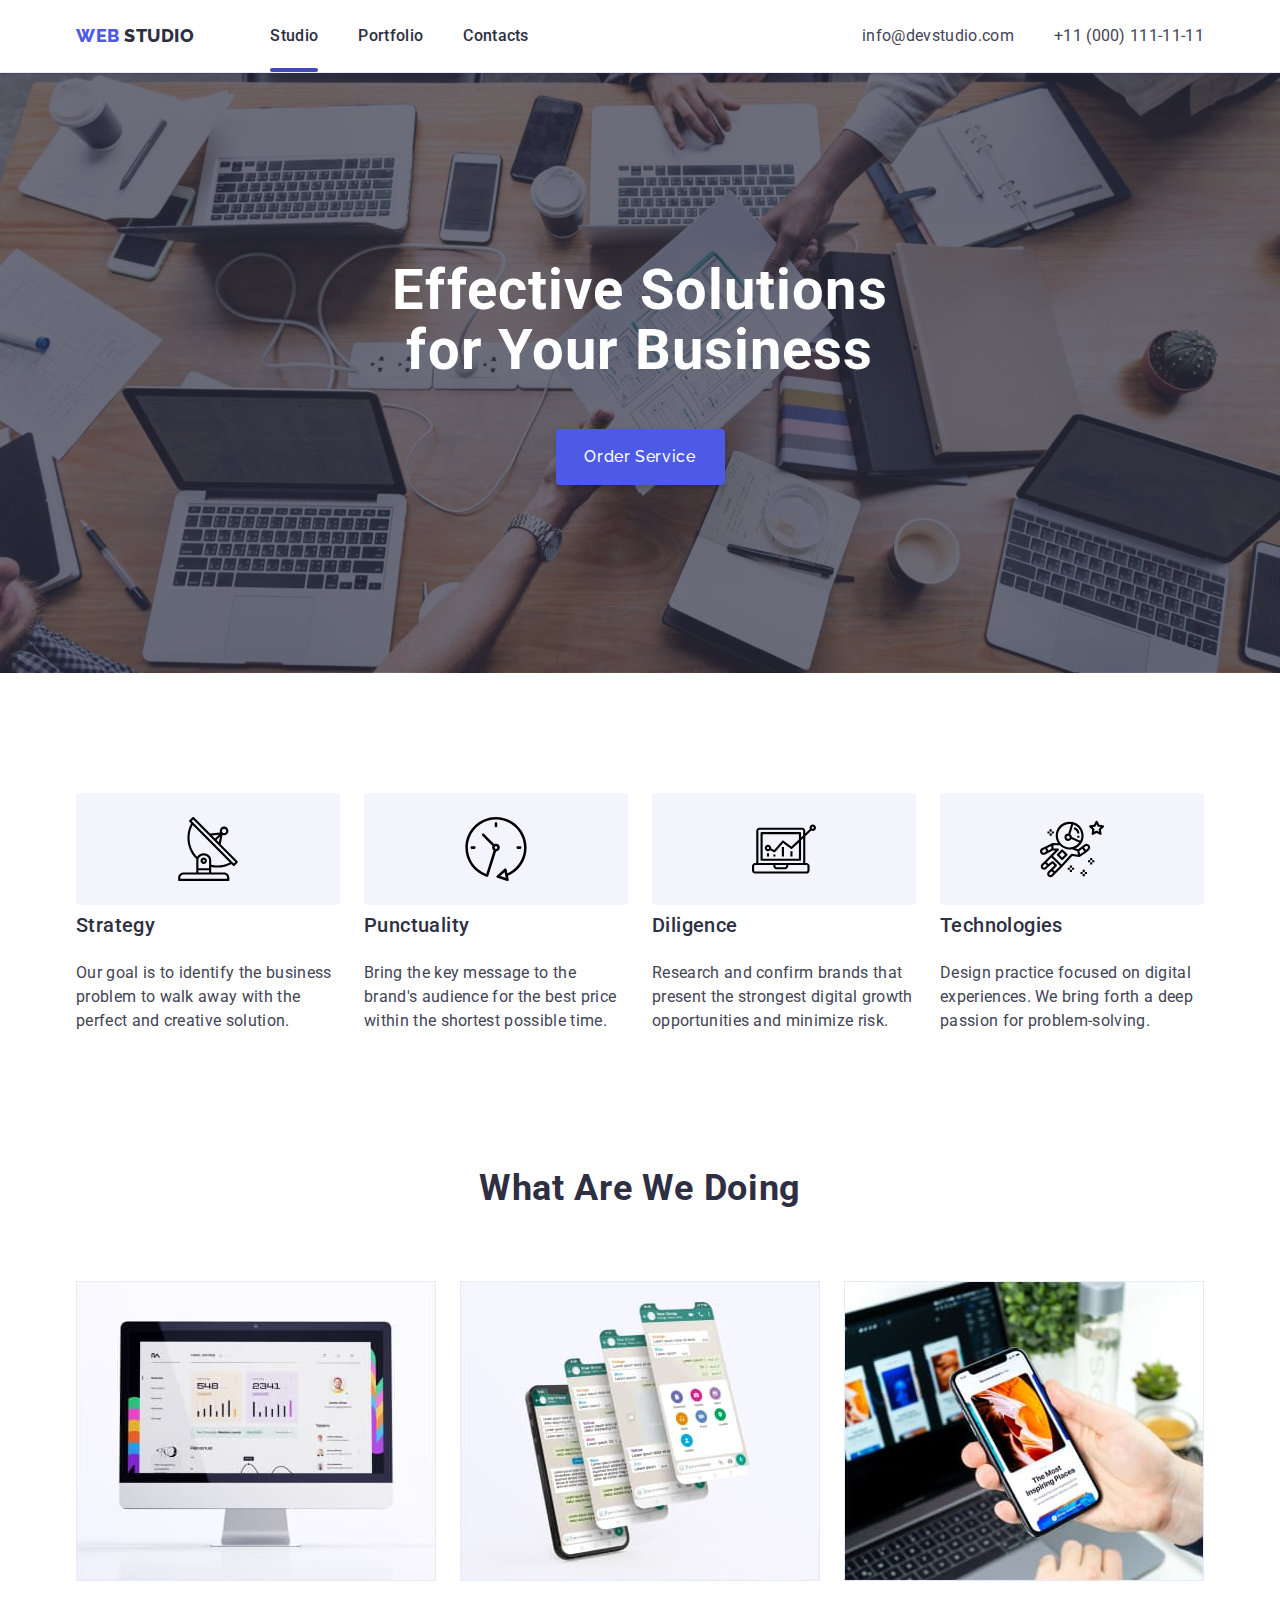
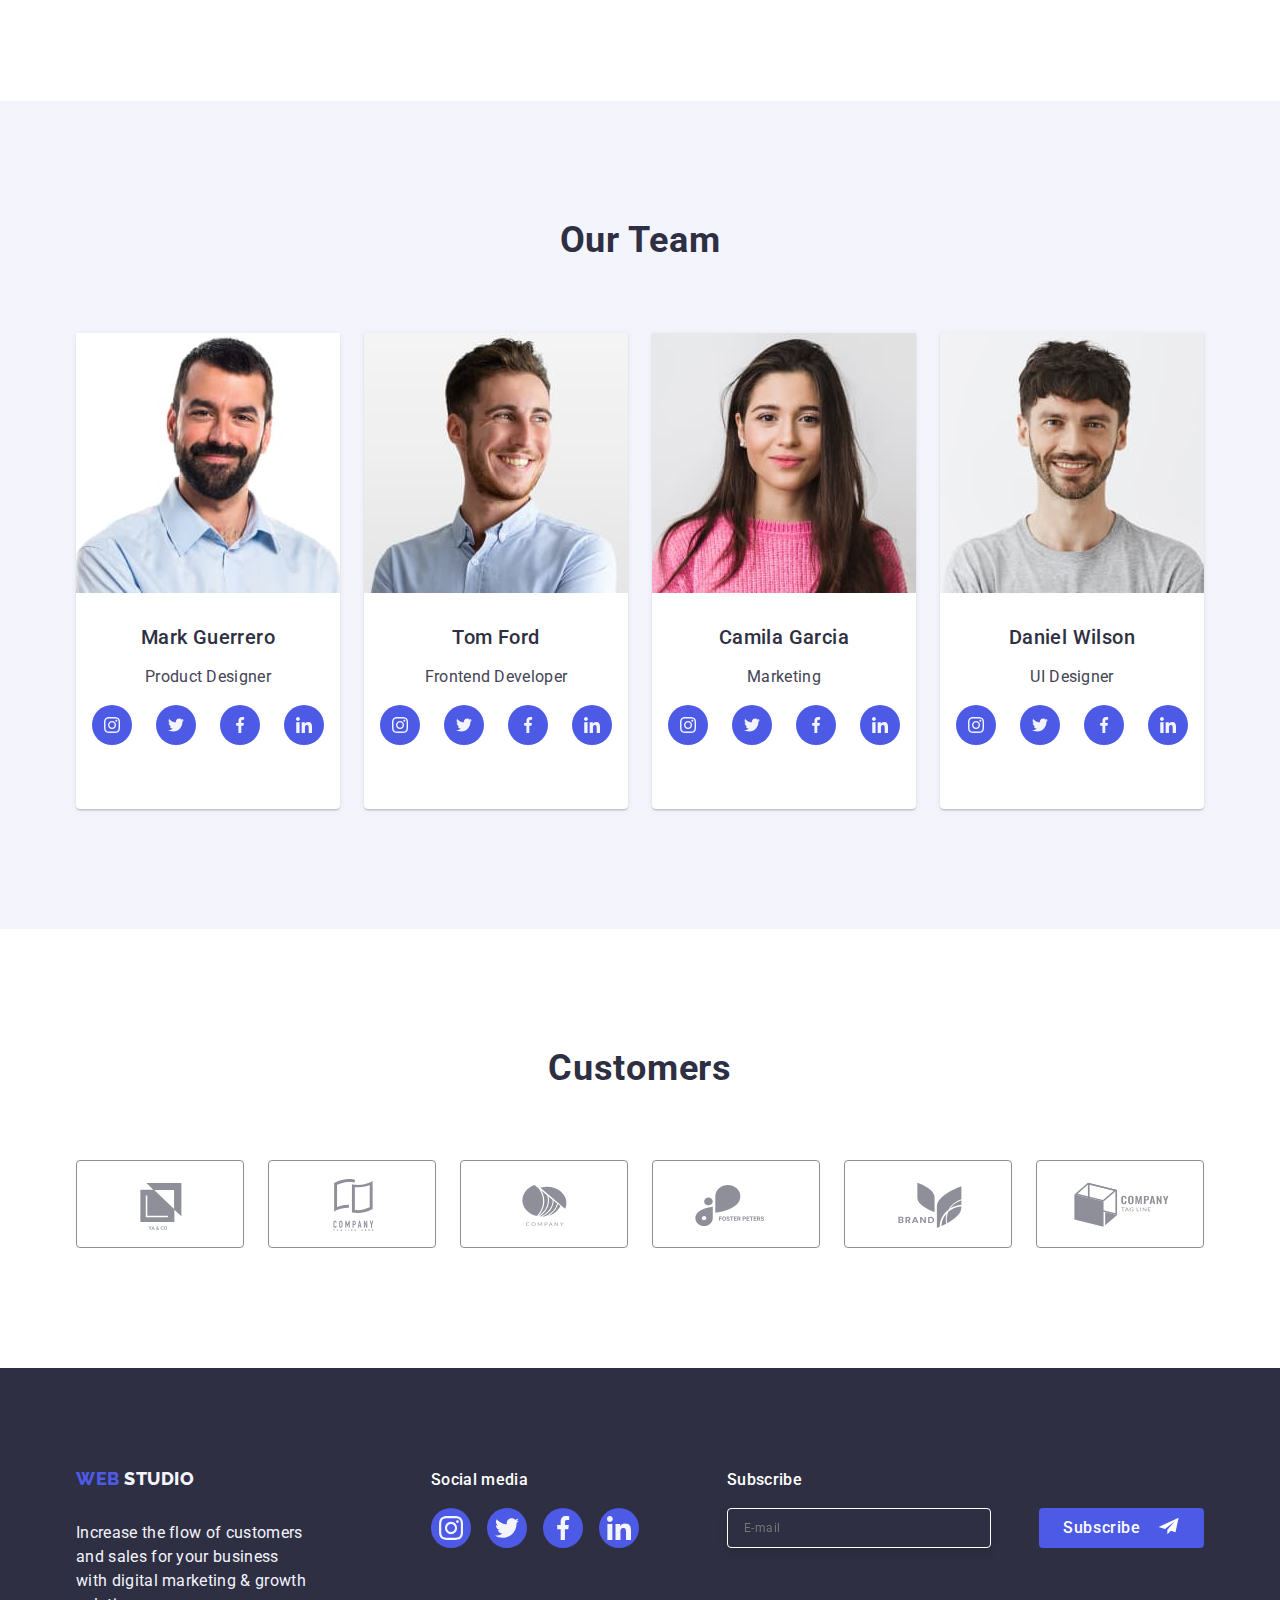
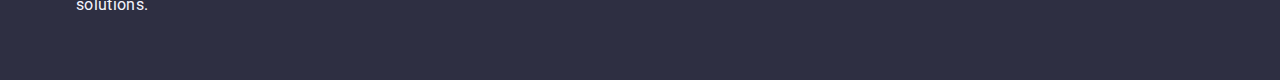
<file: index.html>
<!DOCTYPE html>
<html lang="en">

<head>
  <meta charset="UTF-8" />
  <meta http-equiv="X-UA-Compatible" content="IE=edge" />
  <meta name="viewport" content="width=device-width, initial-scale=1.0" />
  <title>Main page</title>
  <link rel="stylesheet" href="https://cdn.jsdelivr.net/npm/modern-normalize@1.1.0/modern-normalize.min.css" />
  <link rel="preconnect" href="https://fonts.googleapis.com" />
  <link rel="preconnect" href="https://fonts.gstatic.com" crossorigin />
  <link href="https://fonts.googleapis.com/css2?family=Raleway:wght@800&family=Roboto:wght@400;500;700&display=swap"
    rel="stylesheet" />
  <link rel="stylesheet" href="./css/styles.css" />
</head>

<body>
  <!-- Header -->
  <header class="page-header">
    <div class="container container-head-flex">
      <nav class="navigation">
        <a href="./index.html" class="logo link flex-logo">Web
          <span class="studio-logo">Studio</span>
        </a>
        <ul class="menu list">
          <li class="menu-item link">
            <a href="./index.html" class="menu-link link flex-link line-link">Studio</a>
          </li>
          <li class="menu-item link">
            <a href="./portfolio.html" target="_blank" class="menu-link link flex-link">Portfolio</a>
          </li>
          <li class="menu-item link">
            <a href="" class="menu-link link flex-link">Contacts</a>
          </li>
        </ul>
      </nav>
      <address class="contacts">
        <ul class="menu-contact list">
          <li>
            <a href="mailto:info@devstudio.com" class="mail contact-mail link">info@devstudio.com</a>
          </li>
          <li>
            <a href="tel:+110001111111" class="contact-mail link">+11 (000) 111-11-11</a>
          </li>
        </ul>
      </address>
    </div>
  </header>

  <main>
    <!-- Section Hero -->
    <section class="hero">
      <div class="container">
        <h1 class="main-title style-title">Effective Solutions for Your Business</h1>
        <button class="btn-order-service" type="button" data-modal-open>Order Service</button>
      </div>
    </section>
    <!-- Section 1 -->
    <section class="advantages">
      <div class="container">
        <h2 hidden class="title-advantages">Our advantages</h2>
        <ul class="list flex-container">
          <li class="fiex-elemens">

            <div class="card-thumb">
              <svg class="svg" width="64" height="64">
                <use href="./images/icons.svg#antenna"></use>
              </svg>
            </div>
            <h3 class="card-title size-style">Strategy</h3>
            <p class="card-text">
              Our goal is to identify the business problem to walk away with the
              perfect and creative solution.
            </p>
          </li>
          <li class="fiex-elemens">

            <div class="card-thumb">
              <svg class="svg" width="64" height="64">
                <use href="./images/icons.svg#clock"></use>
              </svg>
            </div>
            <h3 class="card-title size-style">Punctuality</h3>
            <p class="card-text">
              Bring the key message to the brand's audience for the best price
              within the shortest possible time.
            </p>

          </li>
          <li class="fiex-elemens">

            <div class="card-thumb">
              <svg class="svg" width="64" height="64">
                <use href="./images/icons.svg#diagram"></use>
              </svg>
            </div>
            <h3 class="card-title size-style">Diligence</h3>
            <p class="card-text">
              Research and confirm brands that present the strongest digital
              growth opportunities and minimize risk.
            </p>

          </li>
          <li class="fiex-elemens">

            <div class="card-thumb">
              <svg class="svg" width="64" height="64">
                <use href="./images/icons.svg#astronaut"></use>
              </svg>
            </div>
            <h3 class="card-title size-style">Technologies</h3>
            <p class="card-text">
              Design practice focused on digital experiences. We bring forth a
              deep passion for problem-solving.
            </p>

          </li>
        </ul>
      </div>
    </section>
    <!-- Section 2 -->
    <section class="job-images">
      <div class="container">
        <h2 class="title-about flex-title-about">What are we doing</h2>
        <ul class="list flex-container-jobs">
          <li class="flex-elements-job">
            <img src="./images/our-job/img1.jpg" alt="monitor" width="360" height="300" />
          </li>
          <li class="flex-elements-job">
            <img src="./images/our-job/img2.jpg" alt="telephon" width="360" height="300" />
          </li>
          <li class="flex-elements-job">
            <img src="./images/our-job/img3.jpg" alt="mix" width="360" height="300" />
          </li>
        </ul>
      </div>
    </section>
    <!-- Section 3 -->
    <section class="team">
      <div class="container">
        <h2 class="title-about title-flex">Our Team</h2>
        <ul class="list flex-container-cards">
          <li class="card-description flex-elements-cards">
            <a href="">
              <img src="./images/team/img-team1.jpg" alt="product designer" width="264" height="260" /> </a>
            <div class="team-content">
              <h3 class="card-title bottom-title">Mark Guerrero</h3>
              <p class="card-text flex-card-text">Product Designer</p>
              <ul class="social-list list">
                <li class="social-list-item">
                  <a href="" class="team-list-link">
                    <svg class="social-list-icon" width="16" height="16">
                      <use href="./images/icons.svg#instagram"></use>
                    </svg>
                  </a>
                </li>
                <li class="social-list-item">
                  <a href="" class="team-list-link">
                    <svg class="social-list-icon" width="16" height="16">
                      <use href="./images/icons.svg#twitter"></use>
                    </svg>
                  </a>
                </li>
                <li class="social-list-item">
                  <a href="" class="team-list-link">
                    <svg class="social-list-icon" width="16" height="16">
                      <use href="./images/icons.svg#facebook"></use>
                    </svg>
                  </a>
                </li>
                <li class="social-list-item">
                  <a href="" class="team-list-link">
                    <svg class="social-list-icon" width="16" height="16">
                      <use href="./images/icons.svg#linkedin"></use>
                    </svg>
                  </a>
                </li>
              </ul>
            </div>
          </li>
          <li class="card-description flex-elements-cards">
            <a href="">
              <img src="./images/team/img-team2.jpg" alt="frontend developer" width="264" height="260" /> </a>
            <div class="team-content">
              <h3 class="card-title bottom-title">Tom Ford</h3>
              <p class="card-text flex-card-text">Frontend Developer</p>
              <ul class="social-list list">
                <li class="social-list-item">
                  <a href="" class="team-list-link">
                    <svg class="social-list-icon" width="16" height="16">
                      <use href="./images/icons.svg#instagram"></use>
                    </svg>
                  </a>
                </li>
                <li class="social-list-item">
                  <a href="" class="team-list-link">
                    <svg class="social-list-icon" width="16" height="16">
                      <use href="./images/icons.svg#twitter"></use>
                    </svg>
                  </a>
                </li>
                <li class="social-list-item">
                  <a href="" class="team-list-link">
                    <svg class="social-list-icon" width="16" height="16">
                      <use href="./images/icons.svg#facebook"></use>
                    </svg>
                  </a>
                </li>
                <li class="social-list-item">
                  <a href="" class="team-list-link">
                    <svg class="social-list-icon" width="16" height="16">
                      <use href="./images/icons.svg#linkedin"></use>
                    </svg>
                  </a>
                </li>
              </ul>
            </div>
          </li>
          <li class="card-description flex-elements-cards">
            <a href="">
              <img src="./images/team/img-team3.jpg" alt="marketing" width="264" height="260" /> </a>
            <div class="team-content">
              <h3 class="card-title bottom-title">Camila Garcia</h3>
              <p class="card-text flex-card-text">Marketing</p>
              <ul class="social-list list">
                <li class="social-list-item">
                  <a href="" class="team-list-link">
                    <svg class="social-list-icon" width="16" height="16">
                      <use href="./images/icons.svg#instagram"></use>
                    </svg>
                  </a>
                </li>
                <li class="social-list-item">
                  <a href="" class="team-list-link">
                    <svg class="social-list-icon" width="16" height="16">
                      <use href="./images/icons.svg#twitter"></use>
                    </svg>
                  </a>
                </li>
                <li class="social-list-item">
                  <a href="" class="team-list-link">
                    <svg class="social-list-icon" width="16" height="16">
                      <use href="./images/icons.svg#facebook"></use>
                    </svg>
                  </a>
                </li>
                <li class="social-list-item">
                  <a href="" class="team-list-link">
                    <svg class="social-list-icon" width="16" height="16">
                      <use href="./images/icons.svg#linkedin"></use>
                    </svg>
                  </a>
                </li>
              </ul>
            </div>
          </li>
          <li class="card-description flex-elements-cards">
            <a href="">
              <img src="./images/team/img-team4.jpg" alt="designer" width="264" height="260" /> </a>
            <div class="team-content">
              <h3 class="card-title bottom-title">Daniel Wilson</h3>
              <p class="card-text flex-card-text">UI Designer</p>
              <ul class="social-list list">
                <li class="social-list-item">
                  <a href="" class="team-list-link">
                    <svg class="social-list-icon" width="16" height="16">
                      <use href="./images/icons.svg#instagram"></use>
                    </svg>
                  </a>
                </li>
                <li class="social-list-item">
                  <a href="" class="team-list-link">
                    <svg class="social-list-icon" width="16" height="16">
                      <use href="./images/icons.svg#twitter"></use>
                    </svg>
                  </a>
                </li>
                <li class="social-list-item">
                  <a href="" class="team-list-link">
                    <svg class="social-list-icon" width="16px" height="16px">
                      <use href="./images/icons.svg#facebook"></use>
                    </svg>
                  </a>
                </li>
                <li class="social-list-item">
                  <a href="" class="team-list-link">
                    <svg class="social-list-icon" width="16" height="16">
                      <use href="./images/icons.svg#linkedin"></use>
                    </svg>
                  </a>
                </li>
              </ul>
            </div>
          </li>
        </ul>
      </div>
    </section>
    <!-- Section 4 -->
    <section class="customers-section">
      <div class="container">
        <h2 class="customers-title">Customers</h2>
        <ul class="list customers-social-list">
          <li class="customers-list-item">
            <a href="" class="customers-list-link">
              <svg class="customers-icons" width="104" height="56">
                <use href="./images/icons.svg#logo"></use>
              </svg>
            </a>
          </li>
          <li class="customers-list-item">
            <a href="" class="customers-list-link">
              <svg class="customers-icons" width="104" height="56">
                <use href="./images/icons.svg#logo1"></use>
              </svg>
            </a>
          </li>
          <li class="customers-list-item">
            <a href="" class="customers-list-link">
              <svg class="customers-icons" width="104" height="56">
                <use href="./images/icons.svg#logo2"></use>
              </svg>
            </a>
          </li>
          <li class="customers-list-item">
            <a href="" class="customers-list-link">
              <svg class="customers-icons" width="104" height="56">
                <use href="./images/icons.svg#logo3"></use>
              </svg>
            </a>
          </li>
          <li class="customers-list-item">
            <a href="" class="customers-list-link">
              <svg class="customers-icons" width="104" height="56">
                <use href="./images/icons.svg#logo4"></use>
              </svg>
            </a>
          </li>
          <li class="customers-list-item">
            <a href="" class="customers-list-link">
              <svg class="customers-icons" width="104" height="56">
                <use href="./images/icons.svg#logo5"></use>
              </svg>
            </a>
          </li>
        </ul>
      </div>
    </section>

  </main>
  <!-- Footer -->
  <footer class="logo footer">
    <div class="container main-footer-content">
      <div class="footer-content-logo">
        <a href="./index.html" class="logo link flex-footer">Web <span class="studio-logo studio-logotype">Studio</span>
        </a>
        <p class="footer-text">
          Increase the flow of customers and sales for your business with digital
          marketing & growth solutions.
        </p>
      </div>
      <div class="footer-content-icons">
        <p class="text-footer">Social media</p>
        <ul class="list footer-list">
          <li class="list-item-footer">
            <a href="" class="social-list-link">
              <svg class="footer-icons" width="24" height="24">
                <use href="./images/icons.svg#instagram"></use>
              </svg>
            </a>
          </li>
          <li class="list-item-footer">
            <a href="" class="social-list-link">
              <svg class="footer-icons" width="24" height="24">
                <use href="./images/icons.svg#twitter"></use>
              </svg>
            </a>
          </li>
          <li class="list-item-footer">
            <a href="" class="social-list-link">
              <svg class="footer-icons" width="24" height="24">
                <use href="./images/icons.svg#facebook"></use>
              </svg>
            </a>
          </li>
          <li class="list-item-footer">
            <a href="" class="social-list-link">
              <svg class="footer-icons" width="24" height="24">
                <use href="./images/icons.svg#linkedin"></use>
              </svg>
            </a>
          </li>
        </ul>
      </div>
      <div>
        <p class="footer-text-contact">Subscribe</p>
        <form  class="footer-form-contact">
          <label>
            <input type="email" placeholder="E-mail" class="footer-input-email" name="mail">
          </label>
          <button type="submit" class="footer-btn">Subscribe
            <svg class="footer-btn-icon" width="24" height="20">
              <use href="./images/icons.svg#plane"></use>
            </svg>
          </button>
        </form>
      </div>

    </div>

  </footer>


  <!-- Backdrop and modal -->

  <div class="backdrop is-hidden" data-modal>
    <div class="modal">
      <button type="button" class="modal-close-btn" data-modal-close>
        <svg class="modal-close-btn-icon" width="8" height="8">
          <use href="./images/icons.svg#close"></use>
        </svg>
      </button>
      <form class="modal-form">
        <p class="modal-text">Leave your contacts and we will call you back</p>
        <label>
          <span class="modal-form-text">Name</span>
          <span class="modal-input-person">
            <input class="modal-form-input" type="text" name="user_name" pattern="^[a-zA-Zа-яА-Я]+$" minlength="2" />
            <svg class="modal-input-icon" width="18" height="18"                                                                                       8">
              <use href="./images/icons.svg#person"></use>
            </svg>
          </span>
        </label>
        <label> <span class="modal-form-tx">Phone</span>
          <span class="modal-input-phone">
            <input class="modal-form-input" type="tel" name="user_phone" pattern="[0-9]{3}-[0-9]{3}-[0-9]{2}-[0-9]{2}"
              title="xxx-xxx-xx-xx">
            <svg class="modal-input-icon" width="18" height="24">
              <use href="./images/icons.svg#phone"></use>
            </svg>
          </span>
        </label>
        <label>
          <span class="modal-form-tx">Email</span>
          <span class="modal-input-email">
            <input class="modal-form-input" type="email" name="user_email" />
            <svg class="modal-input-icon" width="18" height="24">
              <use href="./images/icons.svg#email"></use>
            </svg>
          </span>
        </label>
        <label>
          <span class="modal-form-tx">Comment</span>
          <textarea class="modal-form-comment" name="user_comment" placeholder="Text input"></textarea>
        </label>
        <div>
          <input class="modal-input-checkbox visually-hidden" id="user-form" type="checkbox" name="user_form">
          <label for="user-form" class="modal-form-check">
            <span class="modal-form-desc"> I accept the terms and conditions of the </span><a href=""
              class="modal-form-link"> Privacy
              Policy </a>
          </label>
        </div>
        <button class="modal-btn-send" type="submit">Send</button>
      </form>


    </div>
  </div>
  <script src="./css/js/modal.js"></script>
</body>

</html>
</file>
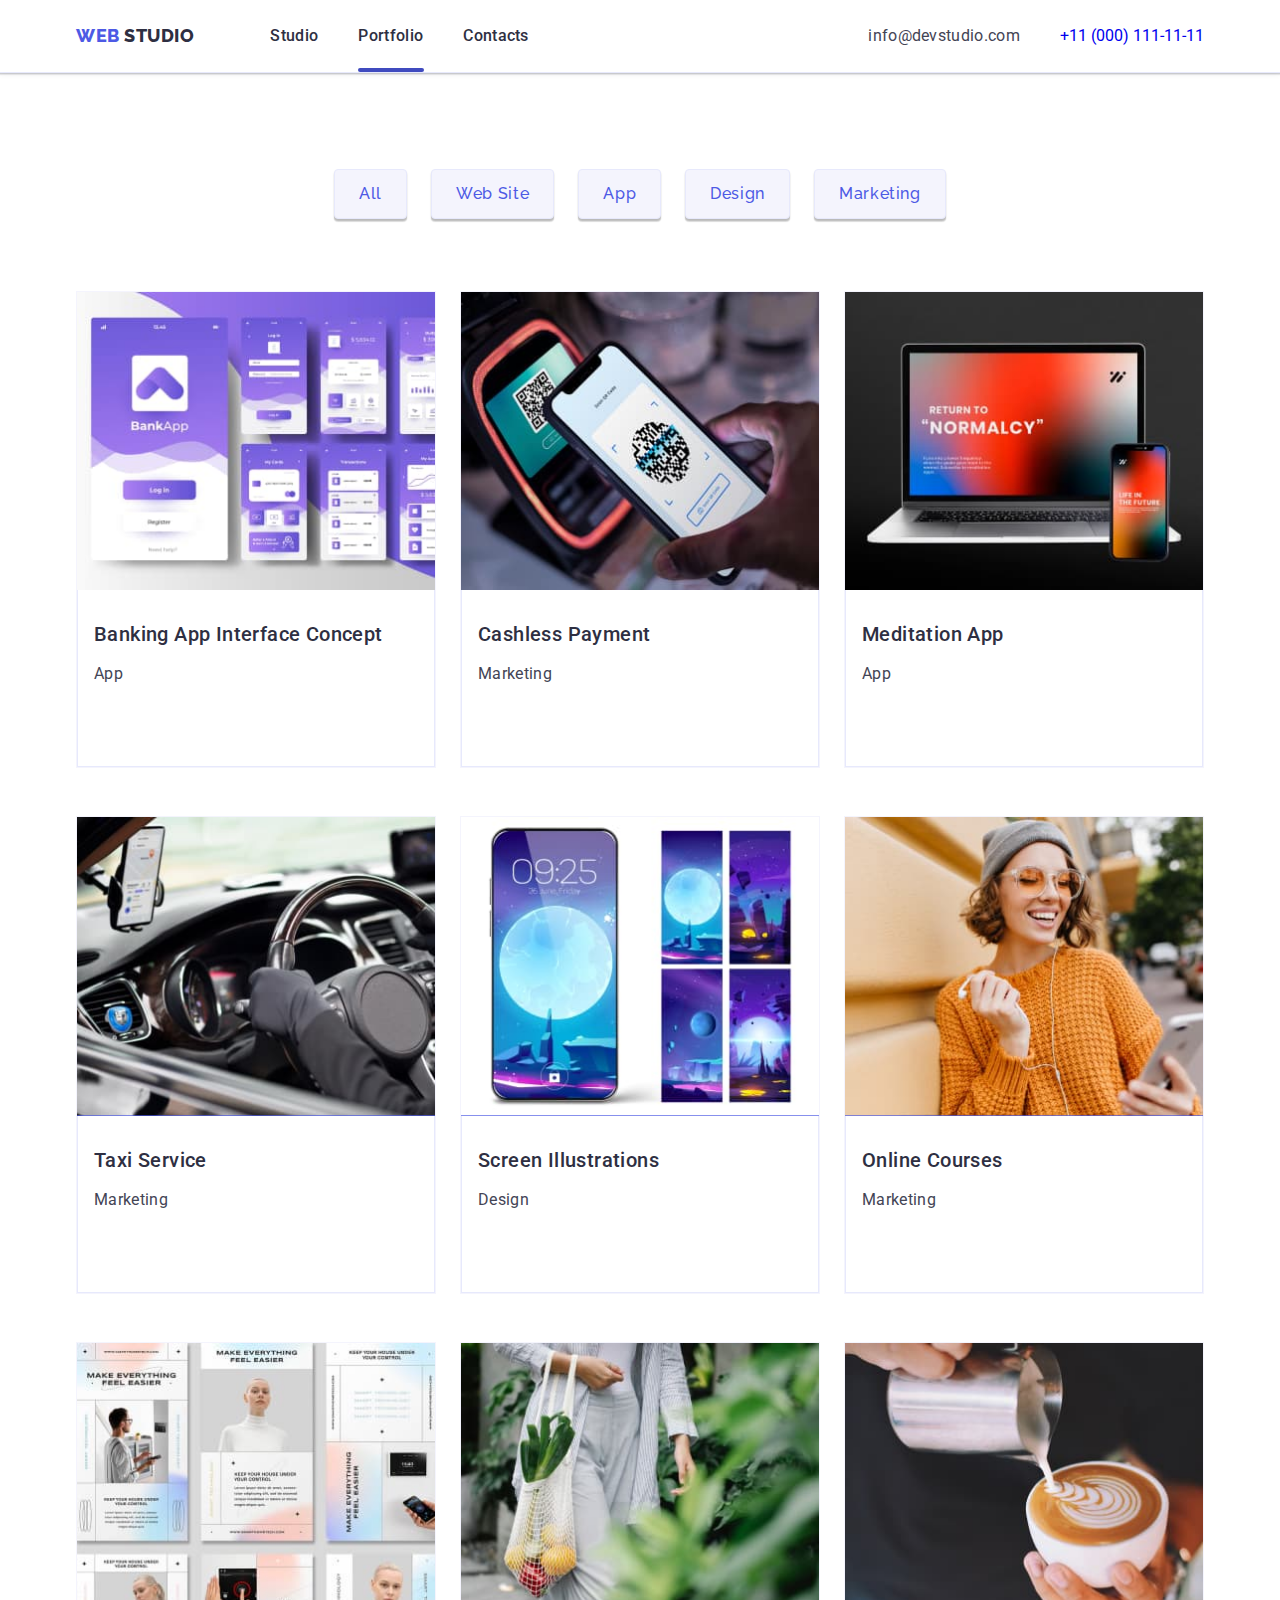
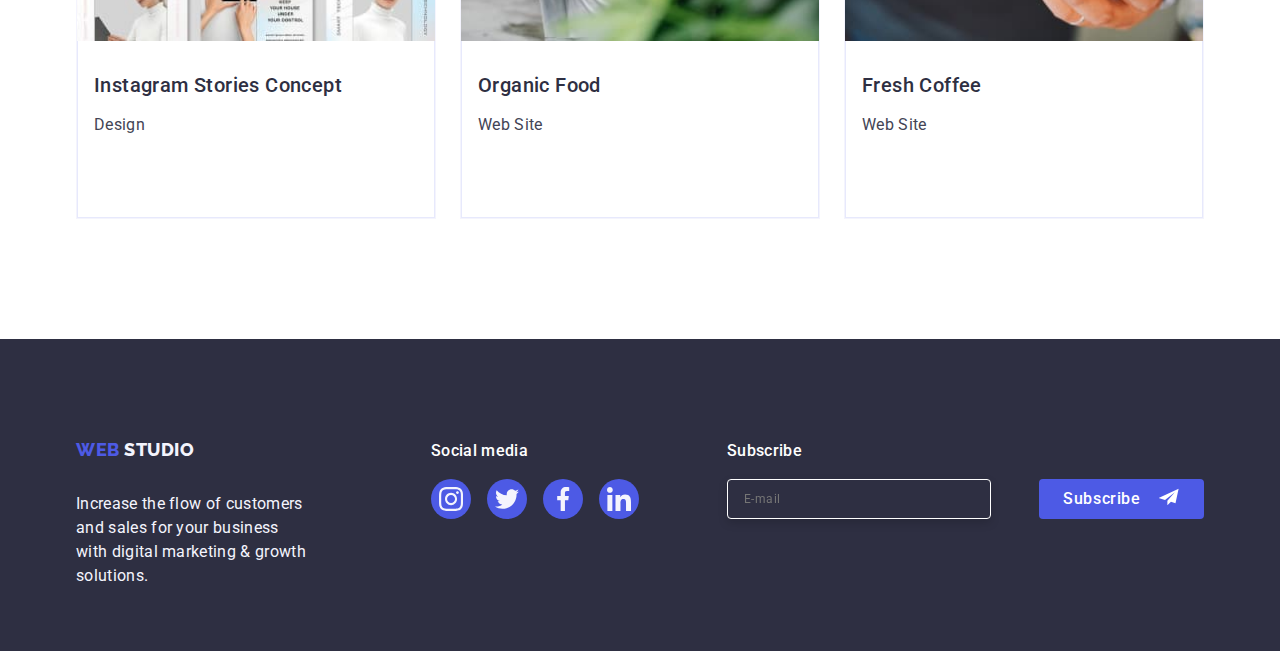
<file: portfolio.html>
<!DOCTYPE html>
<html lang="en">

<head>
  <meta charset="UTF-8" />
  <meta http-equiv="X-UA-Compatible" content="IE=edge" />
  <meta name="viewport" content="width=device-width, initial-scale=1.0" />
  <title>Portfolio</title>
  <link rel="stylesheet" href="https://cdn.jsdelivr.net/npm/modern-normalize@1.1.0/modern-normalize.min.css" />
  <link rel="preconnect" href="https://fonts.googleapis.com" />
  <link rel="preconnect" href="https://fonts.gstatic.com" crossorigin />
  <link href="https://fonts.googleapis.com/css2?family=Raleway:wght@800&family=Roboto:wght@400;500;700&display=swap"
    rel="stylesheet" />
  <link rel="stylesheet" href="./css/styles.css" />
</head>

<body>
  <!-- Header -->

  <header class="page-header">
    <div class="container container-head-flex">
      <nav class="navigation">
        <a href="./index.html" class="logo link flex-logo">Web
          <span class="studio-logo">Studio</span>
        </a>
        <ul class="menu list">
          <li class="menu-item link">
            <a href="./index.html" class="menu-link link flex-link">Studio</a>
          </li>
          <li class="menu-item link">
            <a href="./portfolio.html" target="_blank" class="menu-link link flex-link portfolio-line">Portfolio</a>
          </li>
          <li class="menu-item link">
            <a href="" class="menu-link link flex-link">Contacts</a>
          </li>
        </ul>
      </nav>
      <address class="contacts">
        <ul class="menu-contact list flex-header-list">
          <li>
            <a href="mailto:info@devstudio.com" class="mail contact-mail link">info@devstudio.com</a>
          </li>
          <li>
            <a href="tel:+110001111111" class="phone-number link">+11 (000) 111-11-11</a>
          </li>
        </ul>
      </address>
    </div>
  </header>
  <main>
    <!-- Section -->
    <section class="portfolio-section">
      <div class="container">
        <h1 hidden>Portfolio </h1>
        <!-- Buttons -->
        <ul class="list list-flex">
          <li>
            <button type="button" class="all-btn flex-button">All </button>
          </li>
          <li>
            <button type="button" class="all-btn flex-button">Web Site </button>
          </li>
          <li>
            <button type="button" class="all-btn flex-button">App </button>
          </li>
          <li>
            <button type="button" class="all-btn flex-button">Design </button>
          </li>
          <li>
            <button type="button" class="all-btn flex-button">Marketing </button>
          </li>
        </ul>
        <ul class="list link flex-list">
          <li class="flex-cards">
            <a href="" class="link portfolio-link">
              <div class="portfolio-cards-content">
                <img src="./images/portfolio-project-card/bank-app.jpg" alt="bank-app" width="360" height="300" />
                <p class="overlay">14 Stylish and User-Friendly App Design Concepts · Task Manager App · Calorie Tracker
                  App · Exotic Fruit
                  Ecommerce App · Cloud Storage App
                </p>
              </div>
              <div class="flex-container-portfolio">
                <h2 class="card-title flex-title">Banking App Interface Concept </h2>
                <p class="card-text flex-text">App </p>
              </div>
            </a>
          </li>
          <li class="flex-cards">
            <a href="" class="link portfolio-link">
              <div class="portfolio-cards-content">
                <img src="./images/portfolio-project-card/cash-pay.jpg" alt="cash-pay" width="360" height="300" />
                <p class="overlay">
                  14 Stylish and User-Friendly App Design Concepts · Task Manager App · Calorie Tracker App · Exotic
                  Fruit
                  Ecommerce App · Cloud Storage App
                </p>
              </div>
              <div class="flex-container-portfolio">
                <h2 class="card-title flex-title">Cashless Payment </h2>
                <p class="card-text flex-text">Marketing </p>
              </div>
            </a>
          </li>
          <li class="flex-cards">
            <a href="" class="link portfolio-link">
              <div class="portfolio-cards-content">
                <img src="./images/portfolio-project-card/meditation-app.jpg" alt="editation-app" width="360"
                  height="300" />
                <p class="overlay">
                  14 Stylish and User-Friendly App Design Concepts · Task Manager App · Calorie Tracker App · Exotic
                  Fruit
                  Ecommerce App · Cloud Storage App
                </p>
              </div>
              <div class="flex-container-portfolio">
                <h2 class="card-title flex-title">Meditation App </h2>
                <p class="card-text flex-text">App </p>
              </div>
            </a>
          </li>
          <li class="flex-cards">
            <a href="" class="link portfolio-link">
              <div class="portfolio-cards-content">
                <img src="./images/portfolio-project-card/taxi.jpg" alt="taxi" width="360" height="300" />
                <p class="overlay">
                  14 Stylish and User-Friendly App Design Concepts · Task Manager App · Calorie Tracker App · Exotic
                  Fruit
                  Ecommerce App · Cloud Storage App
                </p>
              </div>
              <div class="flex-container-portfolio">
                <h2 class="card-title flex-title">Taxi Service </h2>
                <p class="card-text flex-text">Marketing </p>
              </div>
            </a>
          </li>
          <li class="flex-cards">
            <a href="" class="link portfolio-link">
              <div class="portfolio-cards-content">
                <img src="./images/portfolio-project-card/screen.jpg" alt="screen" width="360" height="300" />
                <p class="overlay">
                  14 Stylish and User-Friendly App Design Concepts · Task Manager App · Calorie Tracker App · Exotic
                  Fruit
                  Ecommerce App · Cloud Storage App
                </p>
              </div>
              <div class="flex-container-portfolio">
                <h2 class="card-title flex-title">Screen Illustrations </h2>
                <p class="card-text flex-text">Design </p>
              </div>
            </a>
          </li>
          <li class="flex-cards">
            <a href="" class="link portfolio-link">
              <div class="portfolio-cards-content">
                <img src="./images/portfolio-project-card/courses.jpg" alt="courses" width="360" height="300" />
                <p class="overlay">
                  14 Stylish and User-Friendly App Design Concepts · Task Manager App · Calorie Tracker App · Exotic
                  Fruit
                  Ecommerce App · Cloud Storage App
                </p>
              </div>
              <div class="flex-container-portfolio">
                <h2 class="card-title flex-title">Online Courses </h2>
                <p class="card-text flex-text">Marketing </p>
              </div>
            </a>
          </li>
          <li class="flex-cards">
            <a href="" class="link portfolio-link">
              <div class="portfolio-cards-content">
                <img src="./images/portfolio-project-card/stories.jpg" alt="inst-stories" width="360" height="300" />
                <p class="overlay">
                  14 Stylish and User-Friendly App Design Concepts · Task Manager App · Calorie Tracker App · Exotic
                  Fruit
                  Ecommerce App · Cloud Storage App
                </p>
              </div>
              <div class="flex-container-portfolio">
                <h2 class="card-title flex-title">Instagram Stories Concept </h2>
                <p class="card-text flex-text">Design </p>
              </div>
            </a>
          </li>
          <li class="flex-cards">
            <a href="" class="link portfolio-link">
              <div class="portfolio-cards-content">
                <img src="./images/portfolio-project-card/food.jpg" alt="fresh-food" width="360" height="300" />
                <p class="overlay">
                  14 Stylish and User-Friendly App Design Concepts · Task Manager App · Calorie Tracker App · Exotic
                  Fruit
                  Ecommerce App · Cloud Storage App
                </p>
              </div>
              <div class="flex-container-portfolio">
                <h2 class="card-title flex-title">Organic Food </h2>
                <p class="card-text flex-text">Web Site </p>
              </div>
            </a>
          </li>
          <li class="flex-cards">
            <a href="" class="link portfolio-link">
              <div class="portfolio-cards-content">
                <img src="./images/portfolio-project-card/coffee.jpg" alt="coffee" width="360" height="300" />
                <p class="overlay">
                  14 Stylish and User-Friendly App Design Concepts · Task Manager App · Calorie Tracker App · Exotic
                  Fruit
                  Ecommerce App · Cloud Storage App
                </p>
              </div>
              <div class="flex-container-portfolio">
                <h2 class="card-title flex-title">Fresh Coffee </h2>
                <p class="card-text flex-text">Web Site </p>
              </div>
            </a>
          </li>
        </ul>
      </div>
    </section>
  </main>
  <!-- Footer -->
  <footer class="logo footer">
    <div class="container main-footer-content">
      <div class="footer-content-logo">
        <a href="./index.html" class="logo link flex-footer">Web <span class="studio-logo studio-logotype">Studio</span>
        </a>
        <p class="footer-text">
          Increase the flow of customers and sales for your business with digital
          marketing & growth solutions.
        </p>
      </div>
      <div class="footer-content-icons">
        <p class="text-footer">Social media</p>
        <ul class="list footer-list">
          <li class="list-item-footer">
            <a href="" class="social-list-link">
              <svg class="footer-icons" width="24" height="24">
                <use href="./images/icons.svg#instagram"></use>
              </svg>
            </a>
          </li>
          <li class="list-item-footer">
            <a href="" class="social-list-link">
              <svg class="footer-icons" width="24" height="24">
                <use href="./images/icons.svg#twitter"></use>
              </svg>
            </a>
          </li>
          <li class="list-item-footer">
            <a href="" class="social-list-link">
              <svg class="footer-icons" width="24" height="24">
                <use href="./images/icons.svg#facebook"></use>
              </svg>
            </a>
          </li>
          <li class="list-item-footer">
            <a href="" class="social-list-link">
              <svg class="footer-icons" width="24" height="24">
                <use href="./images/icons.svg#linkedin"></use>
              </svg>
            </a>
          </li>
        </ul>
      </div>
      <div>
        <p class="footer-text-contact">Subscribe</p>
        <div class="footer-form-content">
          <form  class="footer-form-contact">
            <label>
              <input type="email" placeholder="E-mail" class="footer-input-email" name="user_mail">
            </label>
            <button type="submit" class="footer-btn">Subscribe
              <svg class="footer-btn-icon" width="24" height="20">
                <use href="./images/icons.svg#plane"></use>
              </svg>
            </button>
          </form>
        </div>
      </div>
    </div>
  </footer>
</body>

</html>
</file>
<file: css/styles.css>
:root {
  --primery-font: 'Roboto', sans-serif;
  --secondary-font: 'Raleway', sans-serif;
  --color-text: #434455;
  --color-hover: #404bbf;
  --color-link: #2e2f42;
  --color-logo: #4D5AE5;
  --color-customers: #8E8F99;
  --color-footer: #F4F4FD;
  --color-white: #FFFFFF;
  --color-border: #e7e9fc;
  --color-icon-hover: #31d0aa;
  --color-shadow: rgba(46, 47, 66, 0.08);
  --color-shadow-dark: rgba(46, 47, 66, 0.16);
  --color-modal: #FCFCFC;
}

body {
  font-family: var(--primery-font);
  color: var(--color-text);
  background-color: #FFFFFF;
}

/* ------Defolding styles------ */
.list {
  list-style: none;
}

.link {
  text-decoration: none
}

h1,
h2,
h3,
h4,
h5,
h6 p,
ol,
ul {
  margin: 0;
  padding: 0;
}

img {
  display: block;
  max-width: 100%;
  height: auto;
}

button {
  cursor: pointer;
}

.container {
  max-width: 1158px;
  width: 100%;
  margin-left: auto;
  margin-right: auto;
  padding-left: 15px;
  padding-right: 15px;
}

/* ------Components------ */
.card-title {
  font-weight: 500;
  font-size: 20px;
  line-height: 1.2;
  letter-spacing: 0.02em;
  color: var(--color-link);
}

.card-text {
  font-size: 16px;
  line-height: 1.5;
  letter-spacing: 0.02em;
  color: var(--color-text);
}

/* Header */
.page-header {
  padding-top: 24px;
  padding-bottom: 24px;
  border-bottom: 1px solid var(--color-border);
  box-shadow: 0px 2px 1px var(--color-shadow), 0px 1px 1px var(--color-shadow-dark), 0px 1px 6px var(--color-shadow);
}

.logo {
  font-family: var(--secondary-font);
  font-weight: 800;
  font-size: 18px;
  line-height: 1.17;
  letter-spacing: 0.03em;
  text-transform: uppercase;
  text-decoration: none;
  color: var(--color-logo);
}

.studio-logo {
  color: var(--color-link);
}

.menu-link {
  font-weight: 500;
  font-size: 16px;
  line-height: 1.5;
  letter-spacing: 0.02em;
  color: var(--color-link);
  text-decoration: none;
  transition: color 250ms cubic-bezier(0.4, 0, 0.2, 1), text-decoration 250ms cubic-bezier(0.4, 0, 0.2, 1);
}

.menu-link:hover,
.menu-link:focus {
  color: var(--color-hover);
  text-decoration: underline;
}

.line-link::after {
  content: "";
  position: absolute;
  bottom: 0;
  display: block;
  width: 48px;
  height: 4px;
  border-radius: 2px;
  background-color: var(--color-hover);
}

.contact-mail {
  font-style: normal;
  font-size: 16px;
  line-height: 1.5;
  letter-spacing: 0.02em;
  color: var(--color-text);
  transition: color 250ms cubic-bezier(0.4, 0, 0.2, 1);
}

.flex-logo {
  margin-right: 76px;
}

.contact-mail:hover,
.contact-mail:focus {
  color: var(--color-hover);
}

.contacts {
  font-style: normal;
}

.container-head-flex {
  display: flex;
  align-items: center;
  justify-content: space-between;
}

.navigation {
  display: flex;
  align-items: center;
}

.menu {
  display: flex;
  align-items: center;
}

.menu-contact {
  display: flex;
  align-items: center;
  gap: 40px;
}

.menu-item:not(:last-child) {
  margin-right: 40px;
}

/* ------Section Hero----- */
.hero {
  max-width: 1440px;
  width: 100%;
  margin: 0 auto;
  padding: 188px 0;
  background-position: center;
  align-items: center;
  background-image: linear-gradient(rgba(46, 47, 66, 0.7), rgba(46, 47, 66, 0.7)), url(../images/background/hero_fon.jpg);
  background-size: cover;
  background-color: var(--color-customers);
  background-repeat: no-repeat;
}

.style-title {
  max-width: 496px;
  margin-right: auto;
  margin-left: auto;
  text-align: center;
}

.main-title {
  font-size: 56px;
  line-height: 1.07;
  letter-spacing: 0.02em;
  color: var(--color-white);
}

.btn-order-service {
  display: block;
  font-family: var(--secondary-font);
  font-weight: 500;
  font-size: 16px;
  line-height: 1.5;
  letter-spacing: 0.04em;
  color: var(--color-white);
  background-color: var(--color-logo);
  box-shadow: 0px 4px 4px rgba(0, 0, 0, 0.15);
  margin-top: 48px;
  border-radius: 4px;
  min-width: 169px;
  height: 56px;
  border: none;
  margin-right: auto;
  margin-left: auto;
  transition: background-color 250ms cubic-bezier(0.4, 0, 0.2, 1), border-radius 250ms cubic-bezier(0.4, 0, 0.2, 1);
}

.btn-order-service:hover,
.btn-order-service:focus {
  background-color: var(--color-hover);
  border-radius: 4px;
}

.title-about {
  font-size: 36px;
  line-height: 1.11;
  letter-spacing: 0.02em;
  text-transform: capitalize;
  color: var(--color-link);
  text-align: center;
}

/* ------Section 1------ */
.flex-container {
  display: flex;
  flex-wrap: wrap;
  gap: 24px;
}

.fiex-elemens {
  display: flex;
  flex-wrap: wrap;
  width: calc((100% - 72px) / 4);
}

.fiex-elemens:nth-last-child(4) {
  margin-right: 0%;
}

.advantages {
  padding-top: 120px;
  padding-bottom: 120px;
}

.size-style {
  margin-bottom: 8px;
}

.card-thumb {
  display: flex;
  justify-content: center;
  align-items: center;
  margin-bottom: 8px;
  background-color: var(--color-footer);
  width: 264px;
  height: 112px;
  align-content: center;
  border-radius: 4px;
}

/* ------Section 2------ */
.flex-container-jobs {
  display: flex;
  align-items: center;
  gap: 24px;
}

.flex-elements-job {
  width: 360px;
}

.flex-container-jobs:nth-child(3) {
  margin-right: 0;
}

.job-images {
  padding-bottom: 120px;
}

.flex-title-about {
  margin-bottom: 72px;
}

/* ------Section 3------ */
.team {
  background-color: var(--color-footer);
  padding-top: 120px;
  padding-bottom: 120px;
}

.card-description {
  background-color: var(--color-white);
}

.title-flex {
  margin-bottom: 72px;
}

.team-content {
  padding: 32px 0;
}

.flex-container-cards {
  display: flex;
  align-items: center;
  gap: 24px;
}

.flex-elements-cards {
  width: calc((100% – 72px)/4);
  box-shadow: 0px 1px 6px var(--color-shadow),
    0px 1px 1px var(--color-shadow-dark),
    0px 2px 1px var(--color-shadow);
  border-radius: 0px 0px 4px 4px;
}

.flex-elements-cards:nth-child(4) {
  margin-right: 0;
}

.bottom-title {
  margin-bottom: 8px;
  text-align: center;
}

.flex-card-text {
  text-align: center;
}

.social-list {
  display: flex;
  align-items: center;
  justify-content: center;
  gap: 24px;
  margin-top: 8px;
  padding-bottom: 32px;
  padding-left: 16px;
  padding-right: 16px;
}


.team-list-link {
  display: flex;
  justify-content: center;
  align-items: center;
  width: 40px;
  height: 40px;
  border-radius: 50%;
  background-color: var(--color-logo);
  transition: background-color 250ms cubic-bezier(0.4, 0, 0.2, 1);
}

.team-list-link:hover,
.team-list-link:focus {
  background-color: var(--color-hover);
}

.social-list-icon {
  fill: var(--color-footer);
}

/* Section 4 */
.customers-section {
  padding-top: 120px;
  padding-bottom: 120px;
}

.customers-social-list {
  display: flex;
  align-items: center;
  gap: 24px;
}

.customers-title {
  font-size: 36px;
  line-height: 1.1;
  text-align: center;
  letter-spacing: 0.02em;
  text-transform: capitalize;
  color: var(--color-link);
  margin-bottom: 72px;
}

.customers-list-item {
  flex-basis: calc((100% - 120px) / 6);
}

.customers-list-link {
  display: flex;
  align-items: center;
  justify-content: center;
  border: 1px solid var(--color-customers);
  border-radius: 4px;
  color: var(--color-customers);
  height: 88px;
  transition: border-color 250ms cubic-bezier(0.4, 0, 0.2, 1), color 250ms cubic-bezier(0.4, 0, 0.2, 1);
}

.customers-list-link:hover,
.customers-list-link:focus {
  border-color: var(--color-hover);
  color: var(--color-hover);
}

.customers-icons {
  fill: currentColor;
  width: 100%;
  height: 100%;
  max-width: 104px;
  max-height: 56px;
}

/* =============Footer============ */
.footer {
  background-color: var(--color-link);
  
}

.studio-logotype {
  display: inline-block;
  color: var(--color-footer);
}

.footer-text {
  font-family: var(--primery-font);
  font-weight: 400;
  font-size: 16px;
  line-height: 1.5;
  letter-spacing: 0.02em;
  text-transform: initial;
  color: var(--color-footer);
}

.content {
  padding: 32px 16px;
  border-radius: 0px 0px 4px 4px;
}

.flex-footer {
  display: inline-block;
  margin-bottom: 16px;
}

.text-footer {
  font-family: var(--primery-font);
  font-weight: 500;
  font-size: 16px;
  line-height: 1.5;
  letter-spacing: 0.02em;
  text-transform: initial;
  color: var(--color-white);
  margin-bottom: 16px;
}

.main-footer-content {
  display: flex;
  align-items: baseline;

}

.footer-list {
  display: flex;
  align-items: center;
  gap: 16px;
}

.footer-content-logo {
  width: 264px;
  height: 112px;
  /* margin-left: 156px; */
  margin-top: 100px;
  margin-bottom: 100px;
  margin-right: 120px;
  /* gap: 120px; */
}

.footer-content-icons {
  width: 208px;
  height: 80px;
  margin-right: 88px;
}

.social-list-link:hover,
.social-list-link:focus {
  background-color: var(--color-icon-hover);
}

.footer-icons {
  fill: var(--color-footer);
}

.social-list-link {
  display: flex;
  justify-content: center;
  align-items: center;
  width: 40px;
  height: 40px;
  border-radius: 50%;
  background-color: var(--color-logo);
  transition: background-color 250ms cubic-bezier(0.4, 0, 0.2, 1);
}

.footer-text-contact {
  font-family: var(--primery-font);
  font-weight: 500;
  font-size: 16px;
  line-height: 1.5;
  letter-spacing: 0.02em;
  color: var(--color-white);
  text-transform: initial;
}

.footer-btn {
  margin-left: 24px;
  display: flex;
  gap: 16px;
  width: 165px;
  height: 40px;
  padding: 8px 24px;
  background-color: var(--color-logo);
  font-family: var(--primery-font);
  font-size: 16px;
  line-height: 1.5;
  letter-spacing: 0.04em;
  font-weight: 500;
  color: var(--color-white);
  border: none;
  border-radius: 4px;
  /* align-self: last baseline; */
}

.footer-btn-icon {
  fill: var(--color-white);
}

.footer-form-contact {
  display: flex;
  gap: 24px;
}

.footer-input-email {
  background-color: var(--color-link);
  width: 264px;
  height: 40px;
  padding-top: 8px;
  padding-left: 16px;
  padding-bottom: 8px;
  font-family: var(--primery-font);
  font-size: 12px;
  line-height: 2;
  color: var(--color-white);
  letter-spacing: 0.04em;
  border: 1px solid var(--color-white);
  filter: drop-shadow(0px 4px 4px rgba(0, 0, 0, 0.15));
  border-radius: 4px;
}
.footer-input-email:focus {
  outline: none;
}

/*============== Portfolio=============== */
.page-header {
  position: relative;
}

.portfolio-line::after {
  content: "";
  position: absolute;
  margin-top: 20px;
  bottom: 0;
  display: block;
  width: 66px;
  height: 4px;
  border-radius: 2px;
  background-color: var(--color-hover);

}

.all-btn {
  font-family: var(--secondary-font);
  color: var(--color-logo);
  background-color: var(--color-footer);
  font-weight: 500;
  font-size: 16px;
  line-height: 1.5;
  text-align: center;
  letter-spacing: 0.04em;
  box-shadow: 0px 3px 1px rgba(0, 0, 0, 0.1), 0px 2px 1px rgba(0, 0, 0, 0.08), 0px 2px 2px rgba(0, 0, 0, 0.12);
  border-radius: 4px;
  transition: background-color 250ms cubic-bezier(0.4, 0, 0.2, 1), color 250ms cubic-bezier(0.4, 0, 0.2, 1);
}

.flex-button {
  padding: 12px 24px;
  border: 1px solid var(--color-border);
}

.flex-button:hover,
.flex-button:focus {
  border: 1px solid transparent;
}

.all-btn:hover,
.all-btn:focus {
  color: var(--color-white);
  background-color: var(--color-hover);
}

.logo-footer {
  background-color: var(--color-link);
}

.list-flex {
  display: flex;
  align-items: center;
  justify-content: center;
  gap: 24px;
  margin-bottom: 72px
}

.portfolio-section {
  padding-top: 96px;
  padding-bottom: 120px;
}

.flex-list {
  display: flex;
  align-items: center;
  flex-wrap: wrap;
  column-gap: 24px;
  row-gap: 48px;
}

.flex-cards {
  position: relative;
  display: block;
  transition: transform 500ms linear;
  max-width: 360px;
  flex-basis: calc((100%-48px)/3);
  border: 1px solid var(--color-footer);
}

.flex-cards:hover .overlay {
  transform: translate(0, 0);
}

.flex-cards:hover,
.flex-cards:focus {
  box-shadow: 0px 1px 6px var(--color-shadow), 0px 1px 1px var(--color-shadow-dark), 0px 2px 1px var(--color-shadow);
}

.flex-cards:nth-child(3n) {
  margin-right: 0;
}

.flex-cards:nth-last-child(-n+3) {
  margin-bottom: 0;
}


.flex-text {
  padding-bottom: 32px;
}

.flex-link {
  padding-top: 24px;
  padding-bottom: 24px;
}

.flex-header-list {
  gap: 40px;
}

.flex-container-portfolio {
  padding: 32px 16px;
  border: 1px solid var(--color-border);
  border-top: none;
}

.portfolio-link {
  display: block;
}

.portfolio-link:hover,
.portfolio-link:focus {
  box-shadow: 0px 1px 6px var(--color-shadow), 0px 1px 1px var(--color-shadow-dark), 0px 2px 1px var(--color-shadow);
}

.overlay {
  position: absolute;
  top: 0;
  left: 0;
  width: 100%;
  height: 100%;
  margin: 0;
  overflow-y: auto;
  font-size: 16px;
  color: var(--color-footer);
  padding: 40px 32px;
  background-color: var(--color-logo);
  transform: translate(0, 100%);
  transition: transform 250ms cubic-bezier(0.4, 0, 0.2, 1);
}

.overlay:hover {
  transform: translate(0, 100%);
}

.portfolio-cards-content {
  position: relative;
  overflow: hidden;
}

/* ================Modal=================== */

.backdrop {
  position: fixed;
  z-index: 100;
  top: 0;
  left: 0;
  transition: opacity 250ms cubic-bezier(0.4, 0, 0.2, 1), visibility 250ms cubic-bezier(0.4, 0, 0.2, 1);
  width: 100%;
  height: 100%;
  background-color: rgba(46, 47, 66, 0.4);
}

.backdrop.is-hidden {
  opacity: 0;
  visibility: hidden;
  pointer-events: none;
}

.backdrop.is-hidden .modal {
  transform: translate(-50%, -50%) scale(1.2);
}

.modal {
  width: 408px;
  min-height: 584px;
  background-color: var(--color-modal);
  box-shadow: 0px 1px 1px rgba(0, 0, 0, 0.14), 0px 1px 3px rgba(0, 0, 0, 0.12), 0px 2px 1px rgba(0, 0, 0, 0.2);
  border-radius: 4px;
  position: absolute;
  top: 50%;
  left: 50%;
  transform: translate(-50%, -50%);
  transition: transform 250ms cubic-bezier(0.4, 0, 0.2, 1);
  padding: 72px 24px 24px 24px;
}

.modal:hover {
  transform: translate(-50%, -50%);
}

.modal-close-btn {
  position: absolute;
  top: 24px;
  right: 24px;
  transition: border-color 250ms cubic-bezier(0.4, 0, 0.2, 1);
  display: flex;
  align-items: center;
  justify-content: center;
  background-color: var(--color-border);
  border: 1px solid rgba(0, 0, 0, 0.1);
  padding: 0;
  width: 24px;
  height: 24px;
  border-radius: 50%;
}

.modal-close-btn:hover,
.modal-close-btn:focus {
  border-color: var(--color-hover);
}

.modal-close-btn-icon {
  transition: fill 250ms cubic-bezier(0.4, 0, 0.2, 1);
}

.modal-close-btn:hover .modal-close-btn-icon .modal-close-btn:focus .modal-close-btn-icon {
  fill: var(--color-text);
}

.modal-form {
  display: flex;
  flex-direction: column;
}

.modal-text {
  text-align: center;
  margin: 0 0 16px 0;
  font-family: var(--primery-font);
  font-weight: 500;
  font-size: 16px;
  line-height: 1.5;
  color: var(--color-link);
}

.modal-form-input {
  width: 100%;
  height: 40px;
  border: 1px solid rgba(46, 47, 66, 0.4);
  border-radius: 4px;
  margin-bottom: 8px;
  padding-left: 38px;
  transition: border-color 250ms cubic-bezier(0.4, 0, 0.2, 1);
}

.modal-form-comment {
  width: 100%;
  height: 120px;
  margin-bottom: 16px;
  padding: 8px 16px;
  border: 1px solid rgba(46, 47, 66, 0.4);
  border-radius: 4px;
  resize: none;
  transition: border-color 250ms cubic-bezier(0.4, 0, 0.2, 1);
}

.modal-form-comment:focus {
  outline: none;
  border-color: var(--color-logo);
}

.modal-form-comment::placeholder {
  font-size: 12px;
  line-height: 1.2;
  letter-spacing: 0.04em;
  color: rgba(46, 47, 66, 0.4);
}

.modal-form-desc {
  font-family: var(--primery-font);
  font-size: 12px;
  line-height: 1.33;
  letter-spacing: 4%;
  color: var(--color-customers);
  margin-left: 8px;
}

.modal-form-link {
  font-family: var(--primery-font);
  font-size: 12px;
  color: #4D5AE5;
}

.modal-form-text {
  font-size: 12px;
  line-height: 1.33;
  letter-spacing: 0.04em;
  color: var(--color-customers);
  margin-bottom: 4px;
  display: block;
}

.modal-form-tx {
  font-size: 12px;
  line-height: 1.16;
  letter-spacing: 0.01em;
  color: var(--color-customers);
  margin-bottom: 4px;
  display: block;
}

.modal-input-checkbox {
  display: inline-block;
  width: 16px;
  height: 16px;
  border: 1px solid rgba(46, 47, 66, 0.4);
  border-radius: 2px;
}

.modal-form-check::before {
  content: '';
  width: 16px;
  height: 16px;
  border: 1px solid rgba(46, 47, 66, 0.4);
  border-radius: 2px;
  display: inline-block;
  vertical-align: middle;
  cursor: pointer;
}

.modal-input-checkbox:checked+.modal-form-check::before {
  background-color: var(--color-hover);
  background-image: url(../images/sign.svg);
  background-repeat: no-repeat;
  background-position: center;
}

.visually-hidden {
  position: absolute;
  overflow: hidden;
  width: 1px;
  height: 1px;
  margin: -1px;
  padding: 0;
  border: 0;
  clip: rect(0 0 0 0);
}

.modal-input-person {
  position: relative;
  display: block;
}

.modal-input-phone {
  position: relative;
  display: block;
}

.modal-input-icon {
  position: absolute;
  top: 50%;
  left: 16px;
  transform: translate(0, -60%);
  transition: fill 250ms cubic-bezier(0.4, 0, 0.2, 1);
}

.modal-input-email {
  position: relative;
  display: block;
}

.modal-form-input:focus {
  outline: none;
  border-color: var(--color-logo);
}

.modal-form-input:focus+.modal-input-icon {
  fill: var(--color-logo);
}

.modal-btn-send {
  display: block;
  margin-left: auto;
  margin-right: auto;
  margin-top: 24px;
  width: 169px;
  height: 56px;
  background-color: var(--color-logo);
  color: var(--color-white);
  border: none;
  border-radius: 4px;
  box-shadow: 0px 4px 4px rgba(0, 0, 0, 0.15);
  padding: 16px 32px;
}
</file>
